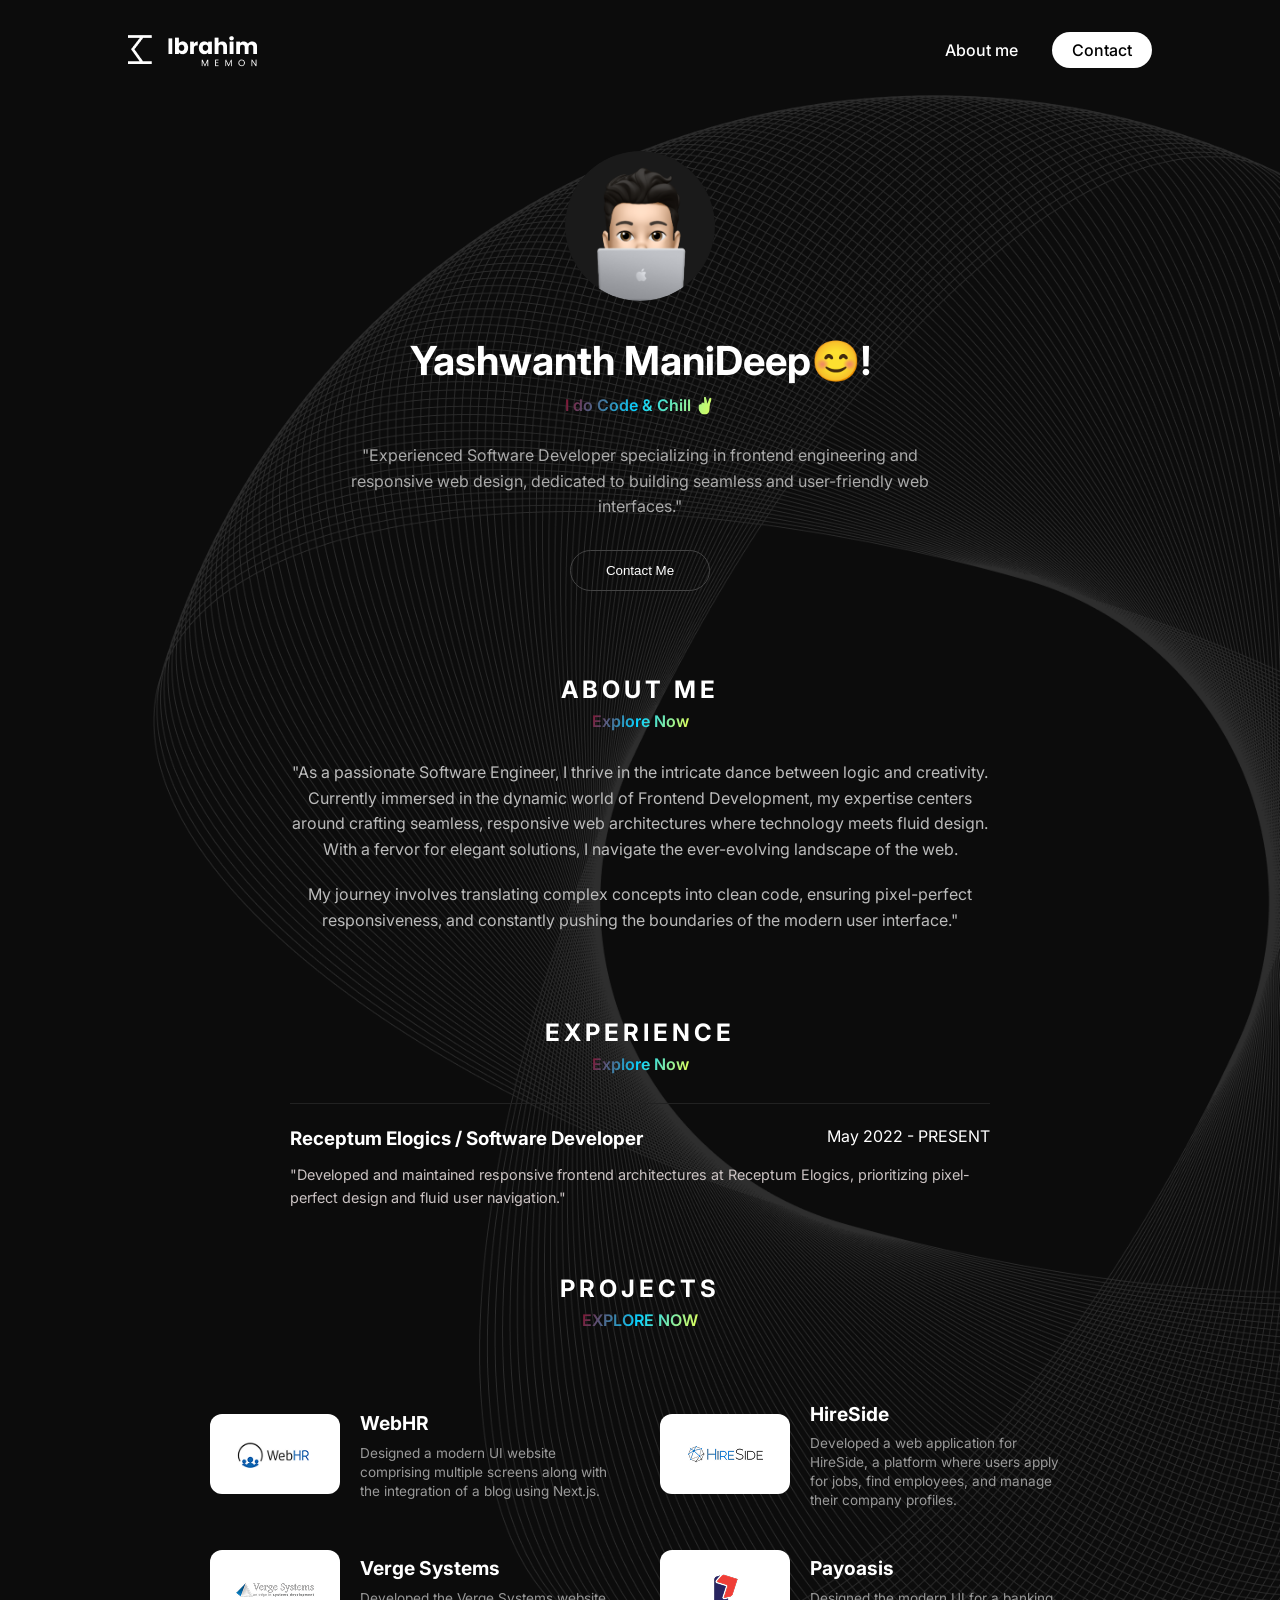
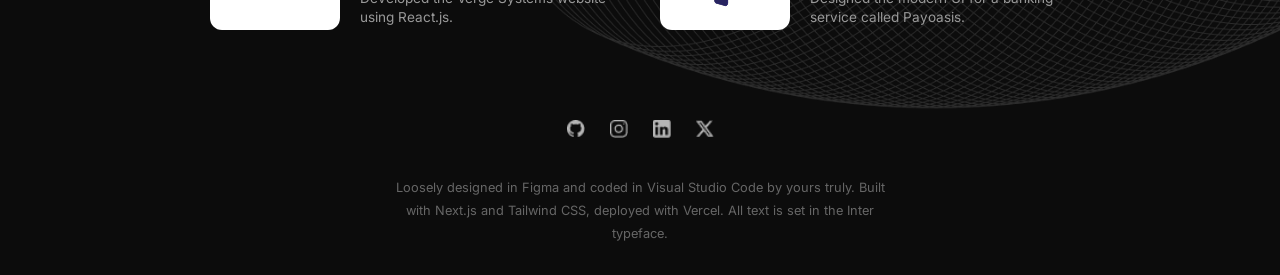
<file: index.html>
<!DOCTYPE html>
<html lang="en">
<head>
    <meta charset="UTF-8">
    <meta name="viewport" content="width=device-width, initial-scale=1.0">
    <title>Ibrahim Memon | Portfolio</title>
    
    <link href="https://fonts.googleapis.com/css2?family=Inter:wght@300;400;600;700&display=swap" rel="stylesheet">
    <link rel="stylesheet" href="style.css">
</head>
<body>

    <header>
        <nav class="nav-container">
            <img src="images/logo.png" alt="logo" class="logo">
            <div class="nav-links">
                <a href="#about">About me</a>
                <a href="mailto:rokkam.yashwanth38@gmail.com" class="btn-contact" target="_blank">Contact</a>
            </div>
        </nav>
    </header>

    <main class="container">
        
        <section class="hero">
            <img src="images/me.png" alt="Profile" class="profile-pic">
            <h1>Yashwanth ManiDeep😊!</h1>
            <p class="tagline">I do Code & Chill ✌️</p>
            <p class="hero-desc">
                "Experienced Software Developer specializing in frontend engineering and responsive web design, dedicated to building seamless and user-friendly web interfaces."
            </p>
            <button class="btn-outline">Contact Me</button>
        </section>

        
        <section id="about" class="details-section">
            <h2 class="section-title">ABOUT ME</h2>
            <p class="tagline">Explore Now</p>
            <div class="bio-text">
                <p>"As a passionate Software Engineer, I thrive in the intricate dance between logic and creativity. Currently immersed in the dynamic world of Frontend Development, my expertise centers around crafting seamless, responsive web architectures where technology meets fluid design.

With a fervor for elegant solutions, I navigate the ever-evolving landscape of the web. </p>   
<p>My journey involves translating complex concepts into clean code, ensuring pixel-perfect responsiveness, and constantly pushing the boundaries of the modern user interface."</p>         </div>
        </section>

        
        <section class="details-section">
            <h2 class="section-title">EXPERIENCE</h2>
            <p class="tagline">Explore Now</p>
            <div class="exp-item">
                <div class="exp-header">
                    <h3>Receptum Elogics / Software Developer</h3>
                    <span>May 2022 - PRESENT</span>
                </div>
                <p class="exp-desc">"Developed and maintained responsive frontend architectures at Receptum Elogics, prioritizing pixel-perfect design and fluid user navigation."</p>
            </div>
        </section>

       
<section id="projects" class="details-section">
    <h2 class="section-title">PROJECTS</h2>
    <p class="tagline">EXPLORE NOW</p>

    <div class="projects-grid">
        
        <div class="project-card">
            <div class="card-image"><img src="images/excom1.png" alt="WebHR"></div>
            <div class="card-info">
                <h3>WebHR</h3>
                <p>Designed a modern UI website comprising multiple screens along with the integration of a blog using Next.js.</p>
            </div>
        </div>

        
        <div class="project-card">
            <div class="card-image"><img src="images/excom.png" alt="HireSide"></div>
            <div class="card-info">
                <h3>HireSide</h3>
                <p>Developed a web application for HireSide, a platform where users apply for jobs, find employees, and manage their company profiles.</p>
            </div>
        </div>

        
        <div class="project-card">
            <div class="card-image"><img src="images/excom2.png" alt="Verge Systems"></div>
            <div class="card-info">
                <h3>Verge Systems</h3>
                <p>Developed the Verge Systems website using React.js.</p>
            </div>
        </div>

   
        <div class="project-card">
            <div class="card-image"><img src="images/excom3.png" alt="Payoasis"></div>
            <div class="card-info">
                <h3>Payoasis</h3>
                <p>Designed the modern UI for a banking service called Payoasis.</p>
            </div>
        </div>
    </div>
</section>


<footer>
    <div class="social-icons">
       <a href="https://github.com/yashwanth63-tech"><img src="vector (1).png"  alt="GitHub"></a>
       <a href="www.instagram.com"><img src="group 1435.png" alt="Instagram"></a>
       <a href="www.linkedin.com "><img src="vector (2).png" alt="LinkedIn"></a>
       <a href="www.twitter.com"><img src="simple-icons_x.png" alt="X"></a>
    </div>
    <p class="footer-credit">
        Loosely designed in Figma and coded in Visual Studio Code by yours truly. 
        Built with Next.js and Tailwind CSS, deployed with Vercel. All text is set in the Inter typeface.
    </p>
</footer>
    </main>

</body>
</html>
</file>
<file: style.css>
* {
    margin: 0;
    padding: 0;
    box-sizing: border-box;
}

body {
    background-color: #0c0c0c;
    background-image: url('images/bg.png');
    background-size: cover;
  
    background-attachment: scroll; 
    color: #ffffff;
    font-family: 'Inter', sans-serif;
    line-height: 1.6;
}
.container {
    max-width: 900px;
    margin: 0 auto;
    padding: 0 20px;
}


.nav-container {
    display: flex;
    justify-content: space-between;
    align-items: center;
    padding: 30px 10%;
}

.nav-links a {
    color: white;
    text-decoration: none;
    margin-left: 30px;
    font-weight: 500;
}

.btn-contact {
    background: white;
    color: black !important;
    padding: 8px 20px;
    border-radius: 50px;
}


.hero {
    text-align: center;
    padding: 50px 0;
}

.profile-pic {
    width: 150px;
    height: 150px;
    border-radius: 50%;
    margin-bottom: 20px;
}

.hero h1 {
    font-size: 40px;
}





.tagline {
    font-size: 16px;
    font-weight: 600;
    margin-bottom: 25px;
    display: inline-block; 
    background: linear-gradient(111deg, #850d29, #08d1ff, #dbff5f, #45b3a9, #850d29);
    background-size: 200% auto;
    -webkit-background-clip: text;
    background-clip: text;
    -webkit-text-fill-color: transparent;
    animation: flow 5s linear infinite;
}

@keyframes flow {
    0% {
        background-position: 0% center;
    }
    100% {
        background-position: 200% center;
    }
}

.hero-desc {
    color: #aaa;
    max-width: 600px;
    margin: 0 auto 30px;
}

.btn-outline {
    background: transparent;
    border: 1px solid #444;
    color: white;
    padding: 12px 35px;
    border-radius: 50px;
    cursor: pointer;
    transition: 0.3s;
}

.btn-outline:hover {
    background: white;
    color: black;
}


.details-section {
    padding: 30px 0;
    text-align: center;
}

.section-title {
    font-size: 1.5rem;
    letter-spacing: 4px;
    font-weight: 700;
}

.bio-text {
    max-width: 700px;
    margin: 0 auto;
    color: #bbb;
    font-size: 1rem;
}

.bio-text p {
    margin-bottom: 20px;
}


.exp-item {
    text-align: left;
    max-width: 700px;
    margin: 0 auto;
    border-top: 1px solid #222;
    padding-top: 20px;
}

.exp-header {
    display: flex;
    justify-content: space-between;
    margin-bottom: 10px;
}

.exp-desc {
    color: #cbc3c3;
    font-size: 0.9rem;
}


.projects-grid {
    display: grid;
    grid-template-columns: 1fr 1fr; 
    gap: 40px;
    text-align: left;
    margin-top: 40px;
}

.project-card {
    display: flex;
    align-items: center;
    gap: 20px;
}

.card-image {
    background: white;
    min-width: 130px;
    height: 80px;
    border-radius: 12px;
    display: flex;
    justify-content: center;
    align-items: center;
    padding: 10px;
}

.card-image img {
    max-width: 100%;
    max-height: 100%;
    object-fit: contain;
}

.card-info h3 {
    font-size: 1.2rem;
    margin-bottom: 5px;
}

.card-info p {
    font-size: 0.85rem;
    color: #999;
    line-height: 1.4;
}


footer {
    text-align: center;
    padding: 60px 0 30px;
}

.social-icons {
    display: flex;
    justify-content: center;
    gap: 25px;
    margin-bottom: 30px;
}

.social-icons img {
    width: 18px;
    opacity: 0.7;
    cursor: pointer;
    transition: 0.3s;
}

.social-icons img:hover {
    opacity: 1;
   
}

.footer-credit {
    font-size: 0.8rem;
    color: #666;
    max-width: 500px;
    margin: 0 auto;
    line-height: 1.8;
}

@media (max-width: 768px) {
    .projects-grid {
        grid-template-columns: 1fr; 
    }
}
</file>
